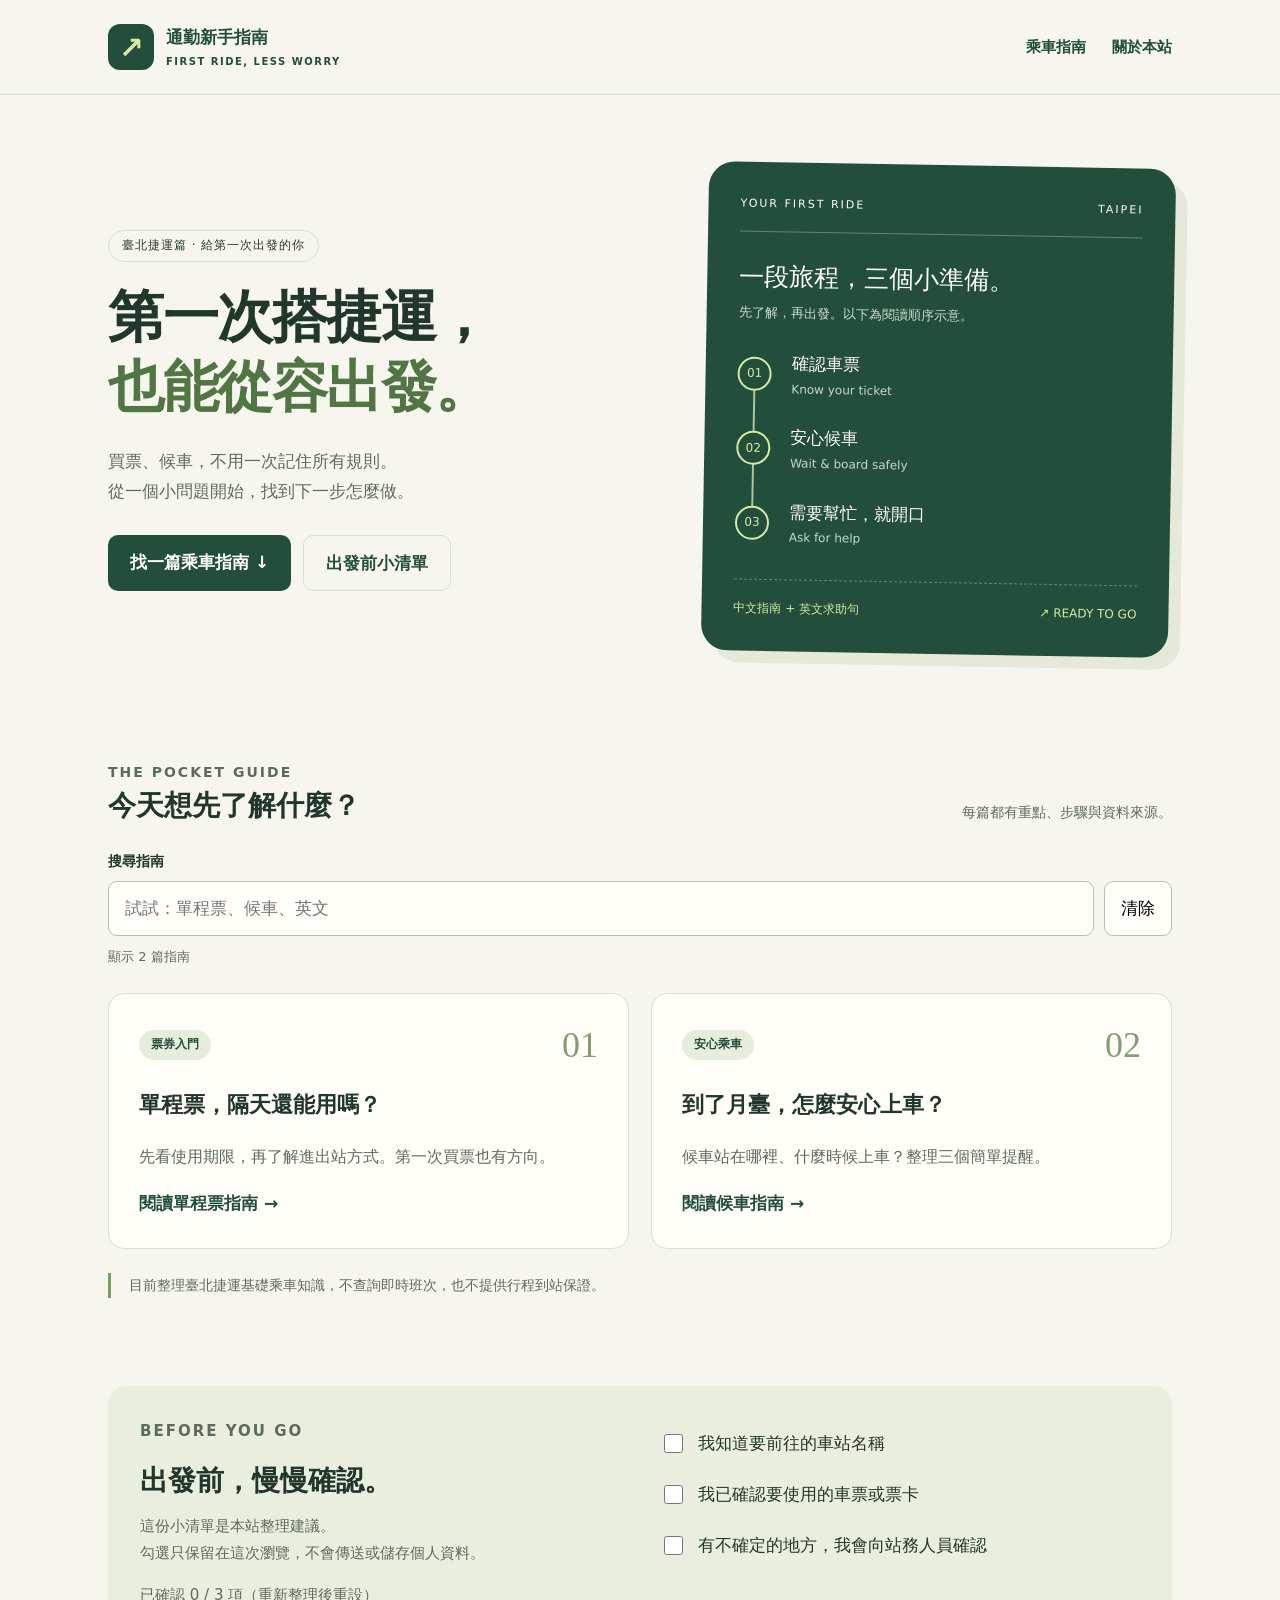
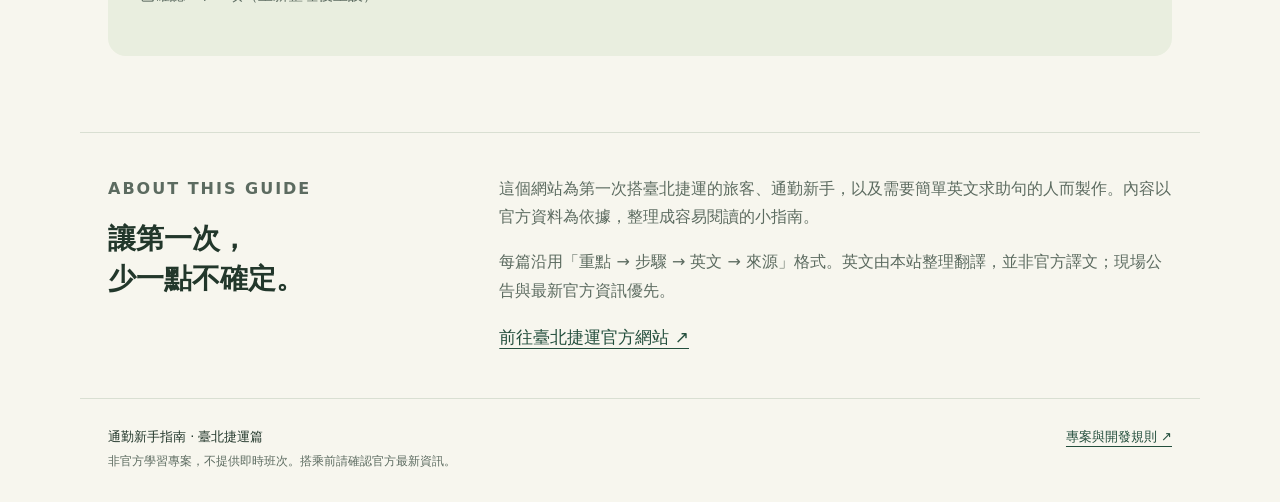
<file: index.html>
<!doctype html>
<html lang="zh-Hant"><head><meta charset="utf-8"><meta name="viewport" content="width=device-width,initial-scale=1"><title>第一次搭捷運，從這裡開始｜通勤新手指南</title><meta name="description" content="給通勤新手的臺北捷運乘車指南，整理票券、候車與英文求助句，附官方來源。"><link rel="stylesheet" href="assets/styles.css"><script src="assets/main.js" defer></script></head>
<body><a class="skip" href="#main">跳到主要內容</a><header class="site-header"><div class="wrap header-inner"><a class="brand" href="index.html"><span class="brand-icon" aria-hidden="true">↗</span><span>通勤新手指南<small>FIRST RIDE, LESS WORRY</small></span></a><nav aria-label="主要導覽"><a href="index.html#guides">乘車指南</a><a href="index.html#about">關於本站</a></nav></div></header>
<main id="main"><section class="wrap hero"><div><span class="pill">臺北捷運篇 · 給第一次出發的你</span><h1>第一次搭捷運，<br><em>也能從容出發。</em></h1><p class="lead">買票、候車，不用一次記住所有規則。<br>從一個小問題開始，找到下一步怎麼做。</p><div class="hero-actions"><a class="button" href="#guides">找一篇乘車指南 ↓</a><a class="button secondary" href="#checklist">出發前小清單</a></div></div><div class="journey-board" aria-label="閱讀順序示意：確認車票、安心候車、開口求助"><div class="board-top"><span>YOUR FIRST RIDE</span><span>TAIPEI</span></div><p class="board-title">一段旅程，三個小準備。</p><p class="board-sub">先了解，再出發。以下為閱讀順序示意。</p><ol class="route"><li><span class="stop">01</span><span>確認車票<small>Know your ticket</small></span></li><li><span class="stop">02</span><span>安心候車<small>Wait &amp; board safely</small></span></li><li><span class="stop">03</span><span>需要幫忙，就開口<small>Ask for help</small></span></li></ol><div class="board-foot"><span>中文指南 + 英文求助句</span><span>↗ READY TO GO</span></div></div></section>
<section class="wrap section" id="guides"><div class="section-head"><div><p class="eyebrow">THE POCKET GUIDE</p><h2>今天想先了解什麼？</h2></div><p>每篇都有重點、步驟與資料來源。</p></div><div class="search-box"><label for="guide-search">搜尋指南</label><div class="search-row"><input id="guide-search" type="search" placeholder="試試：單程票、候車、英文" autocomplete="off"><button type="button" id="clear-search">清除</button></div><p id="result-count" class="result-count" role="status">共 2 篇指南</p></div><noscript><p>搜尋需要 JavaScript；你仍可直接閱讀下方全部指南。</p></noscript><div class="cards">
<article class="guide-card" data-search="ticket 單程票 隔天 買票 期限 英文"><div class="card-top"><span class="tag">票券入門</span><span class="number">01</span></div><h3>單程票，隔天還能用嗎？</h3><p>先看使用期限，再了解進出站方式。第一次買票也有方向。</p><a class="card-link" href="guides/single-ticket.html">閱讀單程票指南 →</a></article>
<article class="guide-card" data-search="platform 安全 月臺 月台 候車 上車 英文"><div class="card-top"><span class="tag">安心乘車</span><span class="number">02</span></div><h3>到了月臺，怎麼安心上車？</h3><p>候車站在哪裡、什麼時候上車？整理三個簡單提醒。</p><a class="card-link" href="guides/platform-safety.html">閱讀候車指南 →</a></article></div><p class="empty" id="no-results" hidden>還沒有符合的指南。試試「票」或「候車」，也可以按清除查看全部。</p><p class="note">目前整理臺北捷運基礎乘車知識，不查詢即時班次，也不提供行程到站保證。</p></section>
<section class="wrap section" id="checklist"><div class="check-panel"><div><p class="eyebrow">BEFORE YOU GO</p><h2>出發前，慢慢確認。</h2><p>這份小清單是本站整理建議。<br>勾選只保留在這次瀏覽，不會傳送或儲存個人資料。</p><p id="check-status" role="status">已確認 0 / 3 項</p></div><div class="check-list"><label><input type="checkbox"><span>我知道要前往的車站名稱</span></label><label><input type="checkbox"><span>我已確認要使用的車票或票卡</span></label><label><input type="checkbox"><span>有不確定的地方，我會向站務人員確認</span></label></div></div></section>
<section class="wrap section about" id="about"><div><p class="eyebrow">ABOUT THIS GUIDE</p><h2>讓第一次，<br>少一點不確定。</h2></div><div><p>這個網站為第一次搭臺北捷運的旅客、通勤新手，以及需要簡單英文求助句的人而製作。內容以官方資料為依據，整理成容易閱讀的小指南。</p><p>每篇沿用「重點 → 步驟 → 英文 → 來源」格式。英文由本站整理翻譯，並非官方譯文；現場公告與最新官方資訊優先。</p><a href="https://www.metro.taipei/">前往臺北捷運官方網站 ↗</a></div></section></main><footer class="wrap footer"><span>通勤新手指南 · 臺北捷運篇<br><small>非官方學習專案，不提供即時班次。搭乘前請確認官方最新資訊。</small></span><a href="https://github.com/sooonggg/commute-guide">專案與開發規則 ↗</a></footer></body></html>
</file>
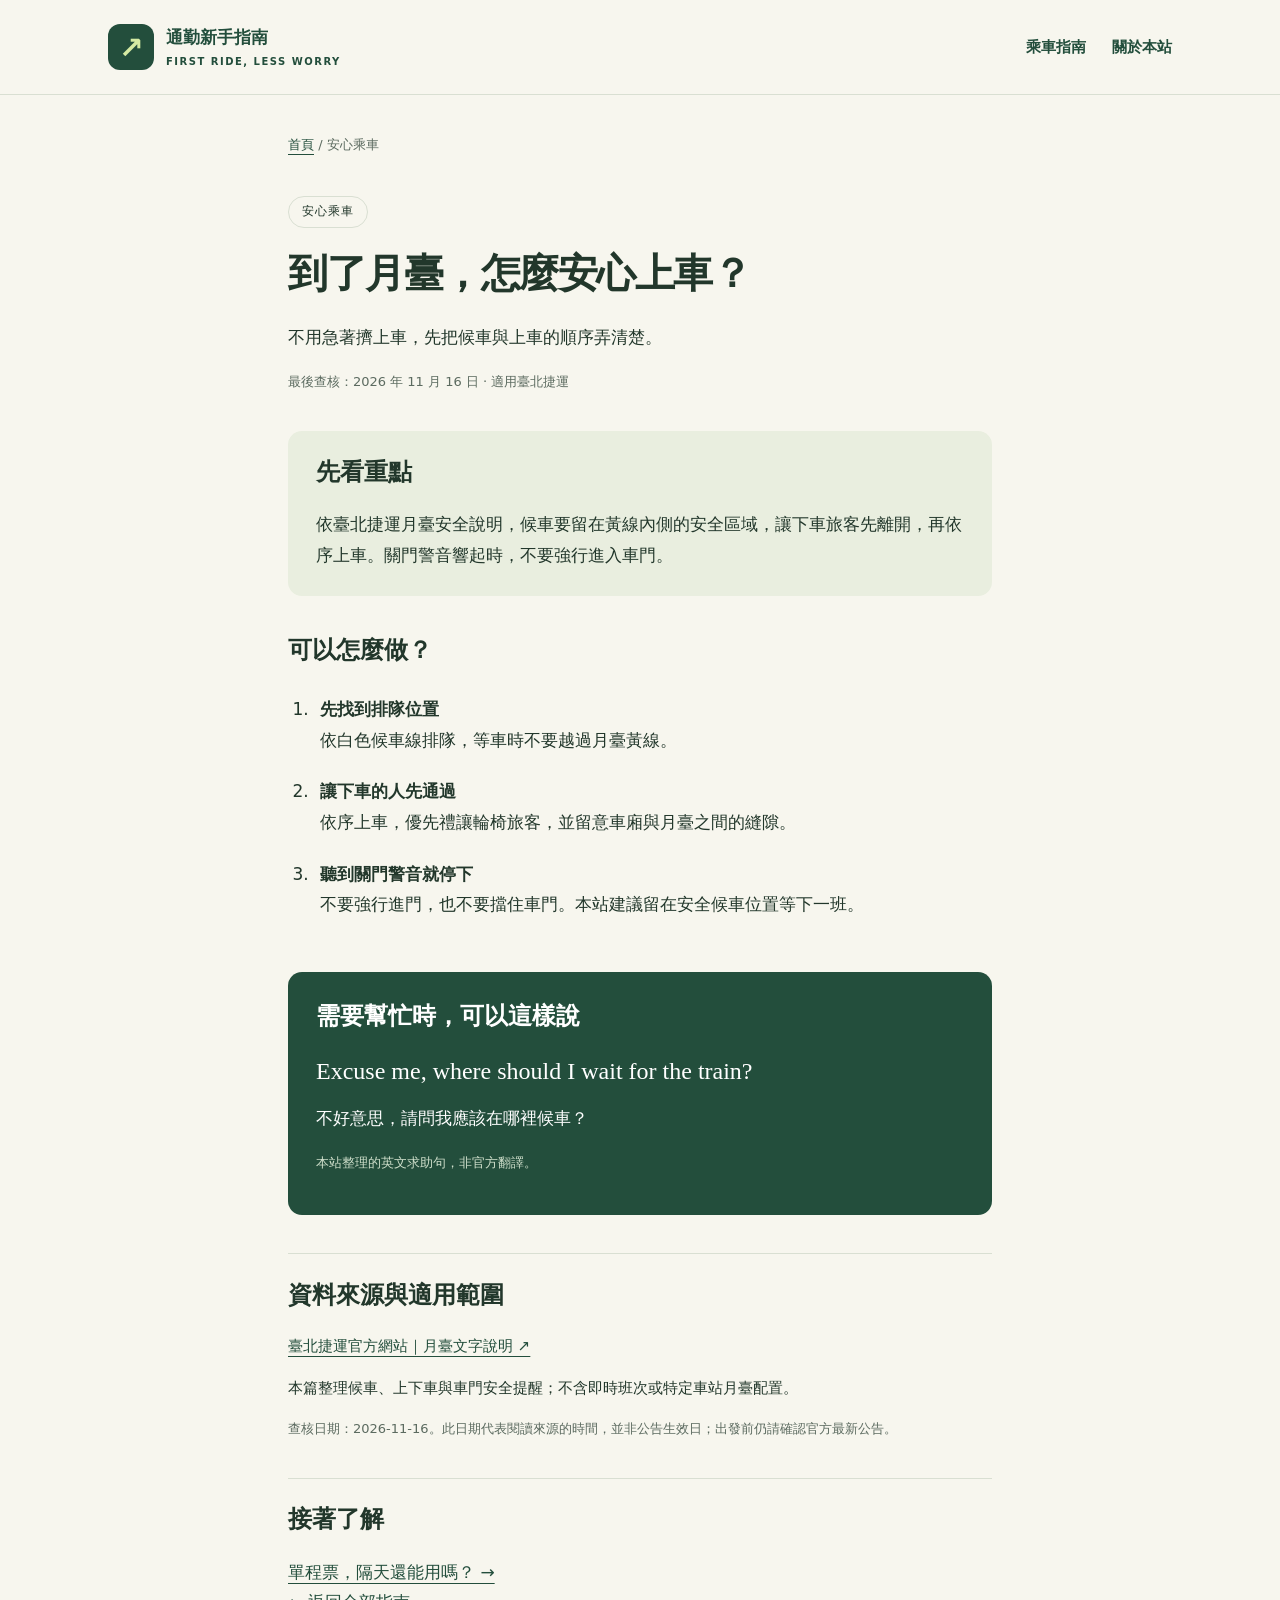
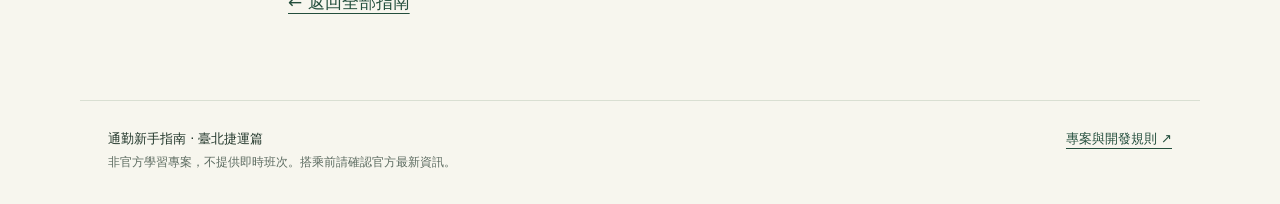
<file: guides/platform-safety.html>
<!doctype html>
<html lang="zh-Hant"><head><meta charset="utf-8"><meta name="viewport" content="width=device-width,initial-scale=1"><title>到了月臺，怎麼安心上車？｜通勤新手指南</title><meta name="description" content="不用急著擠上車，先把候車與上車的順序弄清楚。"><link rel="stylesheet" href="../assets/styles.css"><script src="../assets/main.js" defer></script></head>
<body><a class="skip" href="#main">跳到主要內容</a><header class="site-header"><div class="wrap header-inner"><a class="brand" href="../index.html"><span class="brand-icon" aria-hidden="true">↗</span><span>通勤新手指南<small>FIRST RIDE, LESS WORRY</small></span></a><nav aria-label="主要導覽"><a href="../index.html#guides">乘車指南</a><a href="../index.html#about">關於本站</a></nav></div></header><main id="main" class="article"><div class="breadcrumbs"><a href="../index.html">首頁</a> / 安心乘車</div><span class="pill">安心乘車</span><h1>到了月臺，怎麼安心上車？</h1><p>不用急著擠上車，先把候車與上車的順序弄清楚。</p><p class="meta">最後查核：<time datetime="2026-11-16">2026 年 11 月 16 日</time> · 適用臺北捷運</p><section id="quick-answer" class="answer"><h2>先看重點</h2><p>依臺北捷運月臺安全說明，候車要留在黃線內側的安全區域，讓下車旅客先離開，再依序上車。關門警音響起時，不要強行進入車門。</p></section><section id="steps"><h2>可以怎麼做？</h2><ol class="steps"><li><strong>先找到排隊位置</strong>依白色候車線排隊，等車時不要越過月臺黃線。</li><li><strong>讓下車的人先通過</strong>依序上車，優先禮讓輪椅旅客，並留意車廂與月臺之間的縫隙。</li><li><strong>聽到關門警音就停下</strong>不要強行進門，也不要擋住車門。本站建議留在安全候車位置等下一班。</li></ol></section><section id="english" class="english"><h2>需要幫忙時，可以這樣說</h2><blockquote lang="en">Excuse me, where should I wait for the train?</blockquote><p>不好意思，請問我應該在哪裡候車？</p><p class="meta">本站整理的英文求助句，非官方翻譯。</p></section><section id="sources" class="sources"><h2>資料來源與適用範圍</h2><p><a href="https://www.metro.taipei/cp.aspx?n=1CA42956BE125ECD&amp;s=B367BE618D11B56C">臺北捷運官方網站｜月臺文字說明 ↗</a></p><p>本篇整理候車、上下車與車門安全提醒；不含即時班次或特定車站月臺配置。</p><p class="meta">查核日期：2026-11-16。此日期代表閱讀來源的時間，並非公告生效日；出發前仍請確認官方最新公告。</p></section><section id="related" class="related"><h2>接著了解</h2><a href="single-ticket.html">單程票，隔天還能用嗎？ →</a><p><a href="../index.html#guides">← 返回全部指南</a></p></section></main><footer class="wrap footer"><span>通勤新手指南 · 臺北捷運篇<br><small>非官方學習專案，不提供即時班次。搭乘前請確認官方最新資訊。</small></span><a href="https://github.com/sooonggg/commute-guide">專案與開發規則 ↗</a></footer></body></html>
</file>
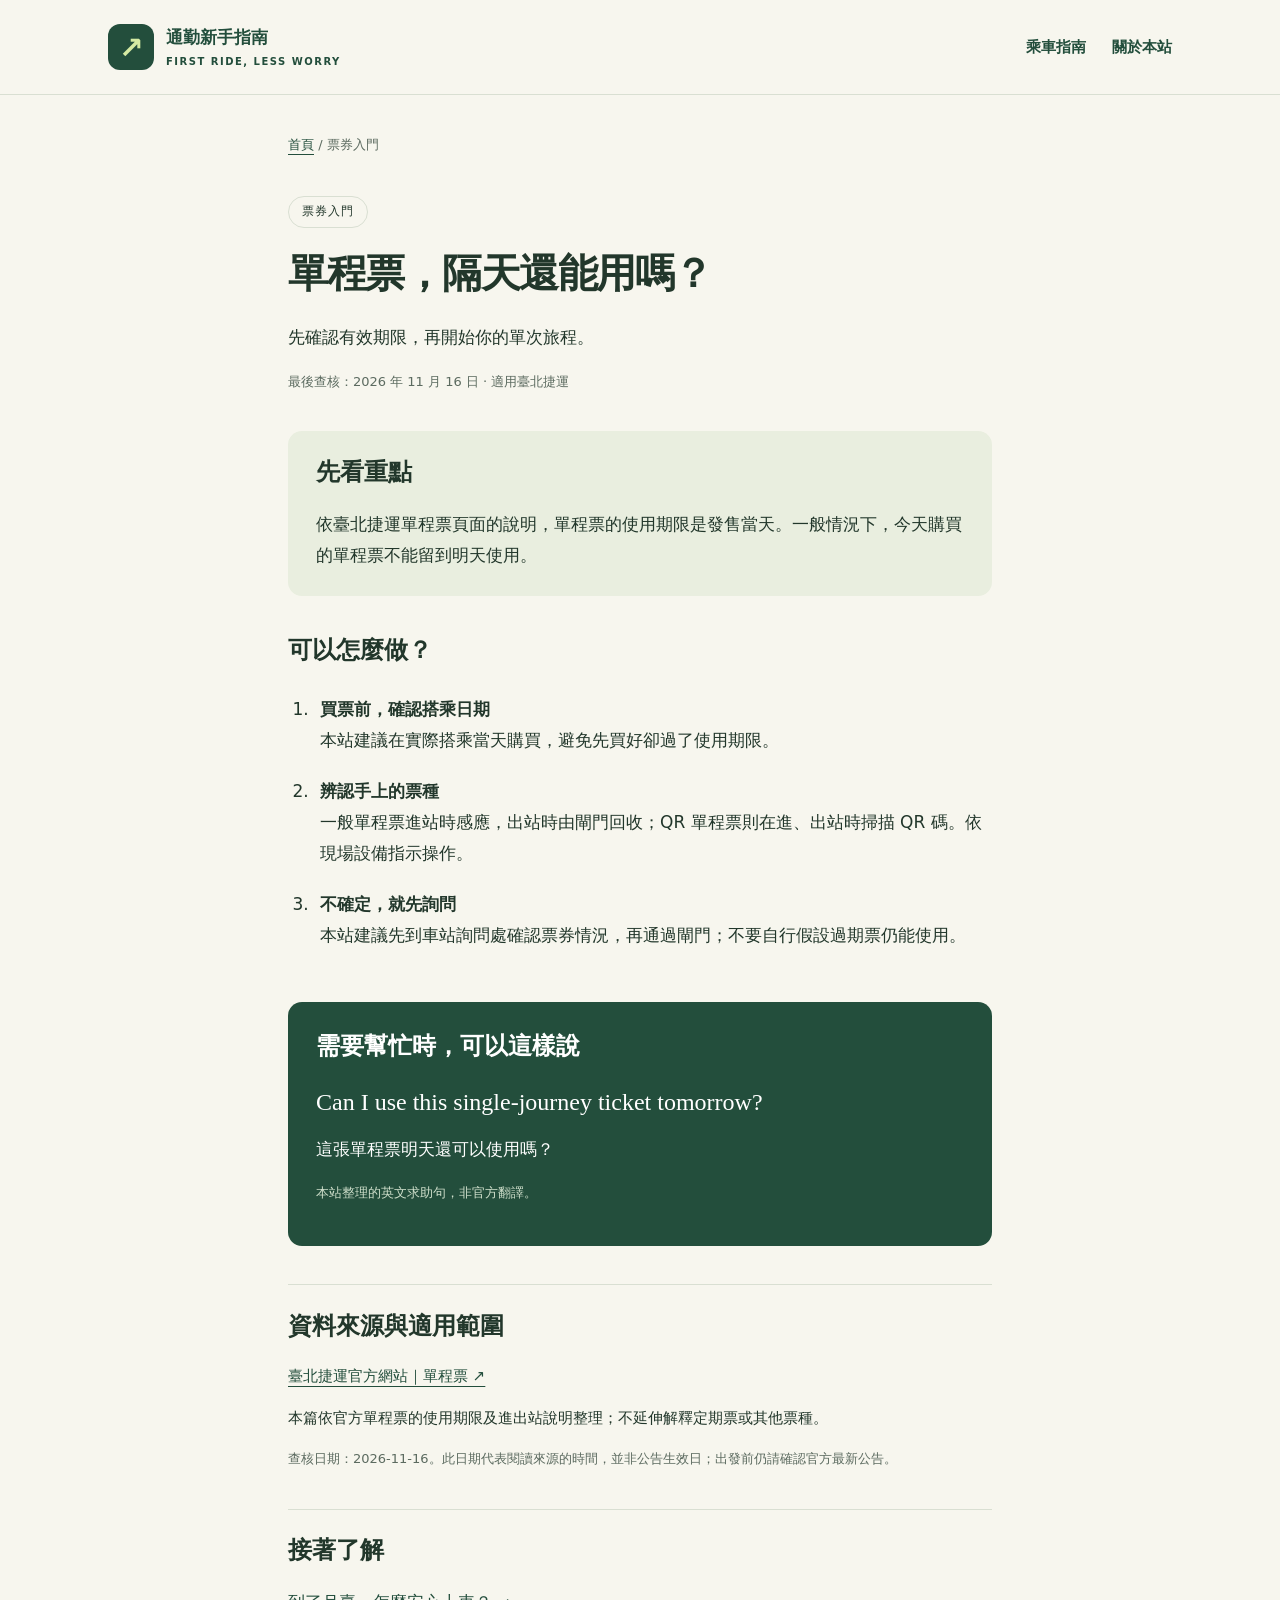
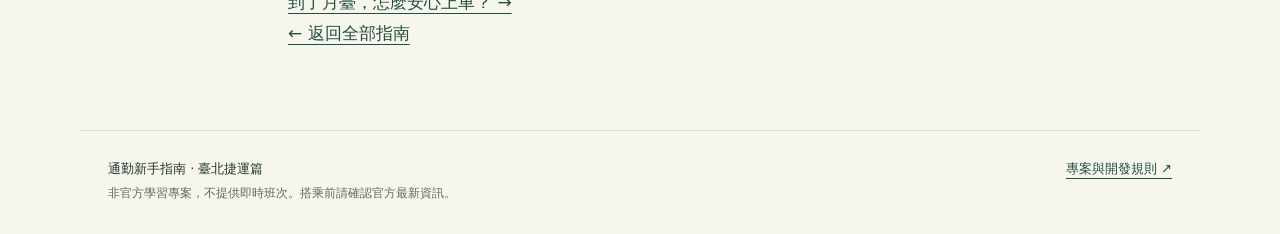
<file: guides/single-ticket.html>
<!doctype html>
<html lang="zh-Hant"><head><meta charset="utf-8"><meta name="viewport" content="width=device-width,initial-scale=1"><title>單程票，隔天還能用嗎？｜通勤新手指南</title><meta name="description" content="先確認有效期限，再開始你的單次旅程。"><link rel="stylesheet" href="../assets/styles.css"><script src="../assets/main.js" defer></script></head>
<body><a class="skip" href="#main">跳到主要內容</a><header class="site-header"><div class="wrap header-inner"><a class="brand" href="../index.html"><span class="brand-icon" aria-hidden="true">↗</span><span>通勤新手指南<small>FIRST RIDE, LESS WORRY</small></span></a><nav aria-label="主要導覽"><a href="../index.html#guides">乘車指南</a><a href="../index.html#about">關於本站</a></nav></div></header><main id="main" class="article"><div class="breadcrumbs"><a href="../index.html">首頁</a> / 票券入門</div><span class="pill">票券入門</span><h1>單程票，隔天還能用嗎？</h1><p>先確認有效期限，再開始你的單次旅程。</p><p class="meta">最後查核：<time datetime="2026-11-16">2026 年 11 月 16 日</time> · 適用臺北捷運</p><section id="quick-answer" class="answer"><h2>先看重點</h2><p>依臺北捷運單程票頁面的說明，單程票的使用期限是發售當天。一般情況下，今天購買的單程票不能留到明天使用。</p></section><section id="steps"><h2>可以怎麼做？</h2><ol class="steps"><li><strong>買票前，確認搭乘日期</strong>本站建議在實際搭乘當天購買，避免先買好卻過了使用期限。</li><li><strong>辨認手上的票種</strong>一般單程票進站時感應，出站時由閘門回收；QR 單程票則在進、出站時掃描 QR 碼。依現場設備指示操作。</li><li><strong>不確定，就先詢問</strong>本站建議先到車站詢問處確認票券情況，再通過閘門；不要自行假設過期票仍能使用。</li></ol></section><section id="english" class="english"><h2>需要幫忙時，可以這樣說</h2><blockquote lang="en">Can I use this single-journey ticket tomorrow?</blockquote><p>這張單程票明天還可以使用嗎？</p><p class="meta">本站整理的英文求助句，非官方翻譯。</p></section><section id="sources" class="sources"><h2>資料來源與適用範圍</h2><p><a href="https://www.metro.taipei/cp.aspx?n=CEF54168B23F73B4&amp;s=AD70DC4F6A708EA7">臺北捷運官方網站｜單程票 ↗</a></p><p>本篇依官方單程票的使用期限及進出站說明整理；不延伸解釋定期票或其他票種。</p><p class="meta">查核日期：2026-11-16。此日期代表閱讀來源的時間，並非公告生效日；出發前仍請確認官方最新公告。</p></section><section id="related" class="related"><h2>接著了解</h2><a href="platform-safety.html">到了月臺，怎麼安心上車？ →</a><p><a href="../index.html#guides">← 返回全部指南</a></p></section></main><footer class="wrap footer"><span>通勤新手指南 · 臺北捷運篇<br><small>非官方學習專案，不提供即時班次。搭乘前請確認官方最新資訊。</small></span><a href="https://github.com/sooonggg/commute-guide">專案與開發規則 ↗</a></footer></body></html>
</file>
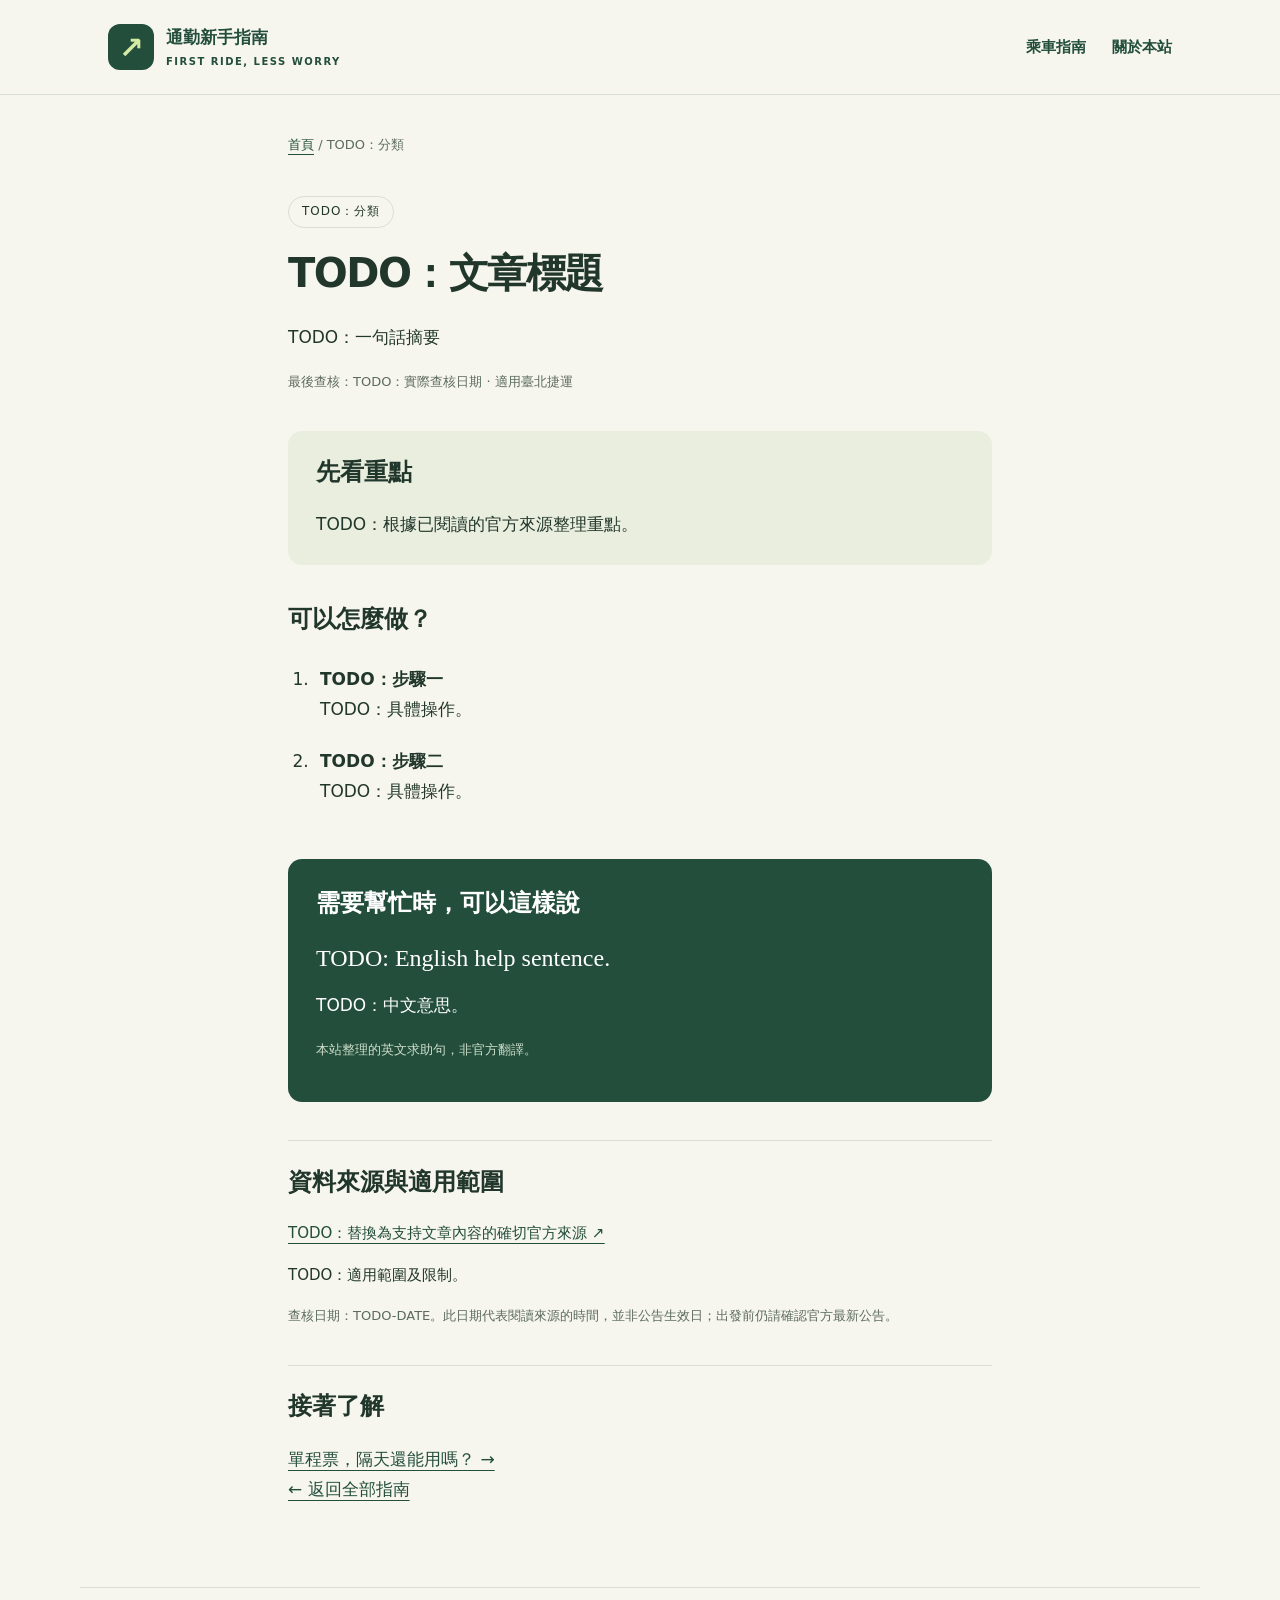
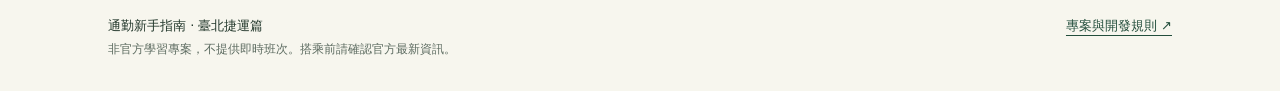
<file: templates/guide-template.html>
<!doctype html>
<html lang="zh-Hant"><head><meta charset="utf-8"><meta name="viewport" content="width=device-width,initial-scale=1"><title>TODO：文章標題｜通勤新手指南</title><meta name="description" content="TODO：一句話摘要"><link rel="stylesheet" href="../assets/styles.css"><script src="../assets/main.js" defer></script></head>
<body><a class="skip" href="#main">跳到主要內容</a><header class="site-header"><div class="wrap header-inner"><a class="brand" href="../index.html"><span class="brand-icon" aria-hidden="true">↗</span><span>通勤新手指南<small>FIRST RIDE, LESS WORRY</small></span></a><nav aria-label="主要導覽"><a href="../index.html#guides">乘車指南</a><a href="../index.html#about">關於本站</a></nav></div></header><main id="main" class="article"><div class="breadcrumbs"><a href="../index.html">首頁</a> / TODO：分類</div><span class="pill">TODO：分類</span><h1>TODO：文章標題</h1><p>TODO：一句話摘要</p><p class="meta">最後查核：<time datetime="TODO-DATE">TODO：實際查核日期</time> · 適用臺北捷運</p><section id="quick-answer" class="answer"><h2>先看重點</h2><p>TODO：根據已閱讀的官方來源整理重點。</p></section><section id="steps"><h2>可以怎麼做？</h2><ol class="steps"><li><strong>TODO：步驟一</strong>TODO：具體操作。</li><li><strong>TODO：步驟二</strong>TODO：具體操作。</li></ol></section><section id="english" class="english"><h2>需要幫忙時，可以這樣說</h2><blockquote lang="en">TODO: English help sentence.</blockquote><p>TODO：中文意思。</p><p class="meta">本站整理的英文求助句，非官方翻譯。</p></section><section id="sources" class="sources"><h2>資料來源與適用範圍</h2><p><a href="https://www.metro.taipei/">TODO：替換為支持文章內容的確切官方來源 ↗</a></p><p>TODO：適用範圍及限制。</p><p class="meta">查核日期：TODO-DATE。此日期代表閱讀來源的時間，並非公告生效日；出發前仍請確認官方最新公告。</p></section><section id="related" class="related"><h2>接著了解</h2><a href="single-ticket.html">單程票，隔天還能用嗎？ →</a><p><a href="../index.html#guides">← 返回全部指南</a></p></section></main><footer class="wrap footer"><span>通勤新手指南 · 臺北捷運篇<br><small>非官方學習專案，不提供即時班次。搭乘前請確認官方最新資訊。</small></span><a href="https://github.com/sooonggg/commute-guide">專案與開發規則 ↗</a></footer></body></html>
</file>
<file: assets/styles.css>
:root{--paper:#f7f6ee;--green:#234e3c;--lime:#d5eaa3;--ink:#22372b;--muted:#5c6b60;--line:#d9dfd2;--white:#fffef8}*{box-sizing:border-box}html{scroll-behavior:smooth}body{margin:0;background:var(--paper);color:var(--ink);font:17px/1.8 system-ui,-apple-system,"Noto Sans TC",sans-serif}a{color:var(--green);text-underline-offset:5px}a:hover{text-decoration-thickness:2px}button,input{font:inherit}button,a,input{touch-action:manipulation}:focus-visible{outline:3px solid #97720b;outline-offset:5px}[hidden]{display:none!important}.wrap{max-width:1120px;margin:auto;padding:0 28px}.site-header{border-bottom:1px solid var(--line)}.header-inner{display:flex;align-items:center;justify-content:space-between;gap:24px;padding-top:24px;padding-bottom:24px}.brand{display:flex;align-items:center;gap:12px;font-weight:750;text-decoration:none;line-height:1.3}.brand small{display:block;font-size:10px;letter-spacing:1.5px;margin-top:6px}.brand-icon{font-size:30px;background:var(--green);color:var(--lime);height:46px;width:46px;display:grid;place-items:center;border-radius:12px}nav{display:flex;gap:26px}nav a{text-decoration:none;font-size:15px;font-weight:650}.skip{position:absolute;top:-80px;background:white;padding:10px;z-index:10}.skip:focus{top:5px}.hero{display:grid;grid-template-columns:1.15fr 1fr;align-items:center;gap:60px;padding-top:70px;padding-bottom:64px}.eyebrow{font-size:12px;letter-spacing:2px;text-transform:uppercase;font-weight:750;color:var(--green);margin:0 0 16px}.pill{display:inline-block;font-size:12px;letter-spacing:1px;border:1px solid var(--line);border-radius:20px;padding:4px 13px;margin-bottom:20px}h1,h2,h3,p{margin-top:0}h1{font-size:clamp(36px,4.4vw,56px);line-height:1.25;letter-spacing:-1.5px;margin-bottom:24px}h1 em{font-style:normal;color:#517644}h2{font-size:28px;line-height:1.4}h3{font-size:22px;line-height:1.5}.lead{color:var(--muted);max-width:480px}.button{display:inline-block;background:var(--green);color:white;padding:12px 22px;border-radius:10px;text-decoration:none;font-weight:650;border:0;cursor:pointer}.button.secondary{background:transparent;color:var(--green);border:1px solid var(--line)}.hero-actions{display:flex;gap:12px;flex-wrap:wrap;margin-top:28px}.journey-board{background:var(--green);color:var(--white);padding:32px;border-radius:26px;box-shadow:12px 12px 0 #e6e9d9;transform:rotate(1deg)}.board-top{display:flex;justify-content:space-between;font-size:11px;letter-spacing:2px;border-bottom:1px solid #668471;padding-bottom:17px}.board-title{font-size:25px;margin:22px 0 2px}.board-sub{color:#cfddcc;font-size:13px}.route{margin:24px 0 30px;padding:0;list-style:none;position:relative}.route:before{content:"";position:absolute;top:16px;bottom:20px;left:16px;width:2px;background:#aac397}.route li{display:flex;gap:20px;align-items:center;position:relative;margin-top:22px}.stop{background:var(--green);border:2px solid var(--lime);width:34px;height:34px;border-radius:50%;display:grid;place-items:center;color:var(--lime);font-size:12px;flex-shrink:0}.route small{display:block;color:#c8d8c6;font-size:12px}.board-foot{border-top:1px dashed #668471;padding-top:18px;display:flex;justify-content:space-between;font-size:12px;color:#d5eaa3}.section{padding-top:42px;padding-bottom:46px}.section-head{display:flex;justify-content:space-between;align-items:end;gap:25px;margin-bottom:24px}.section-head h2{margin:0}.section-head p{margin:0;color:var(--muted);font-size:14px}.search-row{display:flex;gap:10px}.search-box{margin-bottom:25px}.search-box label{display:block;font-size:14px;font-weight:650;margin-bottom:7px}.search-box input{width:100%;min-width:0;background:var(--white);border:1px solid #b5c1ad;padding:11px 16px;border-radius:9px}.search-box button{border:1px solid #b5c1ad;background:var(--white);border-radius:9px;padding:8px 16px;cursor:pointer;white-space:nowrap}.result-count{font-size:13px;color:var(--muted);margin:9px 0 0}.cards{display:grid;grid-template-columns:1fr 1fr;gap:22px}.guide-card{background:var(--white);padding:30px;border:1px solid var(--line);border-radius:16px;position:relative}.card-top{display:flex;justify-content:space-between;align-items:center;margin-bottom:22px}.tag{color:var(--green);font-size:12px;font-weight:700;background:#e7eddc;padding:4px 12px;border-radius:20px}.number{font:36px Georgia,serif;color:#849c74}.guide-card p{color:var(--muted);font-size:16px}.card-link{font-weight:700;text-decoration:none}.card-link:hover{text-decoration:underline}.card-link:after{content:"";position:absolute;inset:0;border-radius:16px}.guide-card:focus-within{outline:3px solid #97720b}.note{border-left:3px solid #7c9c59;padding-left:18px;color:var(--muted);font-size:14px;margin:24px 0 0}.empty{padding:30px;border:1px dashed #9aa98b;border-radius:12px}.check-panel{background:#e9eedf;border-radius:18px;padding:32px;display:grid;grid-template-columns:1fr 1fr;gap:40px}.check-panel h2{margin-bottom:12px}.check-panel p{color:var(--muted);font-size:15px}.check-list label{display:flex;gap:12px;padding:10px 0;cursor:pointer}.check-list input{width:19px;height:19px;accent-color:var(--green);margin-top:6px}.check-list input:checked+span{text-decoration:line-through;color:var(--muted)}.about{border-top:1px solid var(--line);display:grid;grid-template-columns:1fr 2fr;gap:55px;margin-top:30px}.about p{font-size:16px;color:var(--muted)}.footer{padding-top:26px;padding-bottom:30px;display:flex;justify-content:space-between;gap:24px;border-top:1px solid var(--line);font-size:13px}.footer small{font-size:12px;color:var(--muted)}.article{max-width:760px;margin:auto;padding:38px 28px 65px}.breadcrumbs{font-size:13px;color:var(--muted);margin-bottom:38px}.article h1{font-size:40px}.meta{font-size:13px;color:var(--muted)}.article section{margin-top:38px;scroll-margin-top:20px}.article h2{font-size:24px}.answer{padding:25px 28px;background:#e9eedf;border-radius:14px}.answer p:last-child{margin-bottom:0}.steps{padding-left:26px}.steps li{padding:7px 0 14px 6px}.steps strong{display:block}.english{background:var(--green);color:white;border-radius:14px;padding:28px}.english blockquote{margin:14px 0;font:24px/1.5 Georgia,serif}.english .meta{color:#cfdfcb}.sources{border-top:1px solid var(--line);padding-top:25px;font-size:15px}.sources a{overflow-wrap:anywhere}.related{padding-top:24px;border-top:1px solid var(--line)}@media(max-width:800px){.hero{gap:32px}.journey-board{padding:24px}}@media(max-width:640px){.wrap{padding-left:20px;padding-right:20px}.header-inner{flex-wrap:wrap;gap:18px;padding-top:18px;padding-bottom:18px}nav{gap:24px}.hero{grid-template-columns:1fr;padding-top:40px;gap:35px;padding-bottom:35px}.journey-board{transform:none;box-shadow:7px 7px 0 #e6e9d9}.cards,.check-panel,.about{grid-template-columns:1fr;gap:20px}.section-head{display:block}.section-head p{margin-top:10px}.section{padding-top:30px;padding-bottom:30px}.guide-card{padding:24px}.check-panel{padding:24px}.about{gap:0}.footer{flex-direction:column;gap:12px}.article{padding:24px 20px 40px}.article h1{font-size:32px}.breadcrumbs{margin-bottom:26px}.english blockquote{font-size:22px}}@media(prefers-reduced-motion:reduce){html{scroll-behavior:auto}}
</file>
